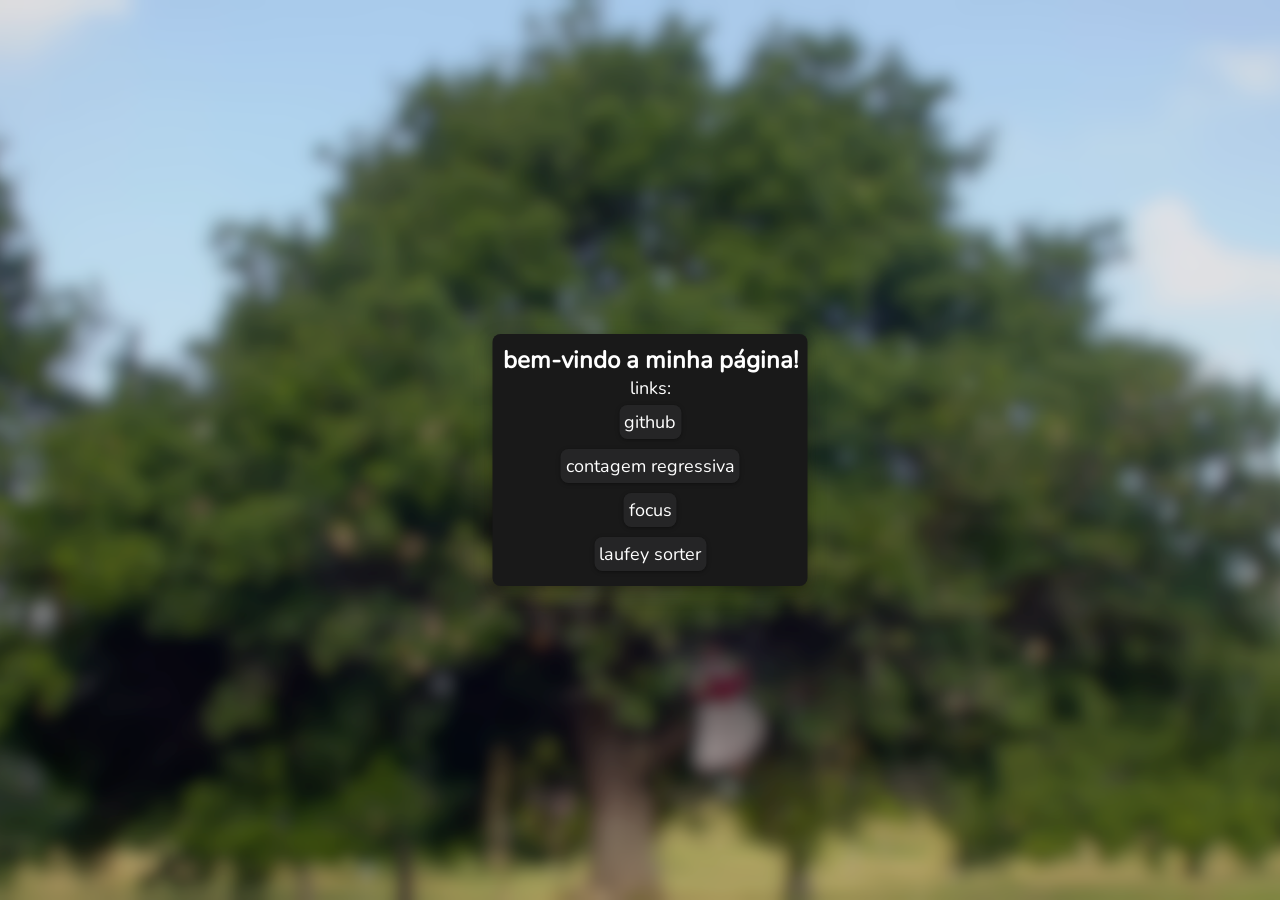
<file: public/index.html>
<!DOCTYPE html>
<html>
    <head>
        <meta charset="UTF-8">
        <meta http-equiv="X-UA-Compatible" content="IE=edge">
        <meta name="viewport" content="width=device-width, initial-scale=1.0">
        <title>luluwaffless</title>
        <link rel="stylesheet" href="index.css">
        <link rel="icon" href="favicon.ico">
    </head>
    <body>
        <div class="center">
            <span style="font-size: x-large; font-weight: bold;">bem-vindo a minha página!</span>
            <br>
            <span style="font-size: large;">links:</span>
            <div>
                <button onclick="window.location.href = `https://github.com/luluwaffless`">github</button><br>
                <button onclick="window.location.href = `/countdown`">contagem regressiva</button><br>
                <button onclick="window.location.href = `/focus`">focus</button><br>
                <button onclick="window.location.href = `/laufey-sorter`">laufey sorter</button>
            </div>
        </div>
    </body>
</html>
</file>
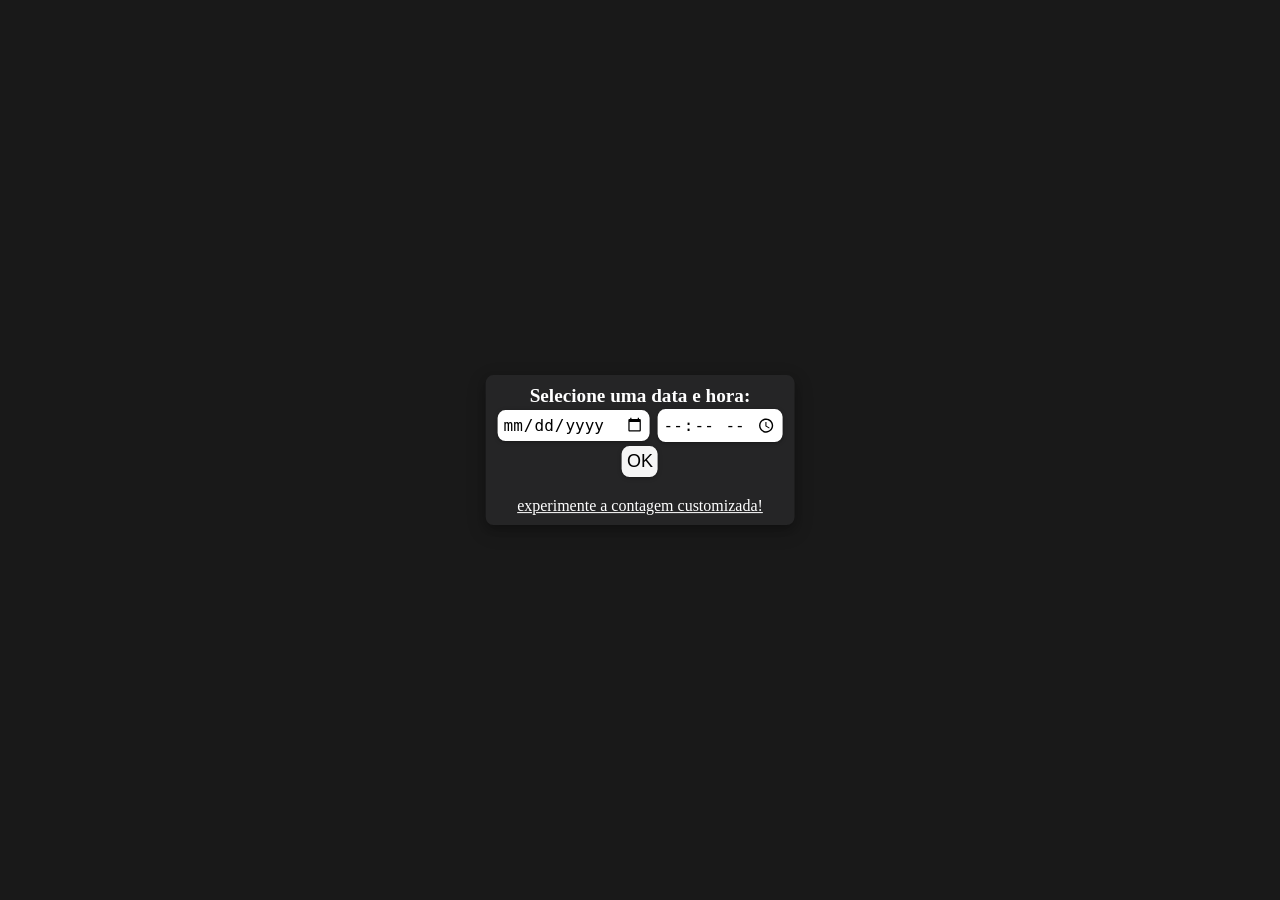
<file: public/countdown/index.html>
<!DOCTYPE html>
<html>
    <head>
        <title id="head.title">Contagem regressiva</title>
        <link rel="stylesheet" href="index.css">
        <link rel="icon" type="image/x-icon" href="images/favicon.png">
        <script type="text/javascript" src="index.js"></script>
    </head>
    <body>
        <div class="center">
            <div id="select">
                <span style="font-weight: bold; font-size: larger;">Selecione uma data e hora:</span>
                <br>
                <input type="date" id="date" name="date" required>
                <input type="time" id="time" name="time" required>
                <br>
                <button onclick='startCountdown(`${document.getElementById("date").value}, ${document.getElementById("time").value}`)'>OK</button><br><br>
                <a href="https://luluwaffless.github.io/customcountdown/" style="color: white;">experimente a contagem customizada!</a>
            </div>
            <div id="time" style="font-size: larger;">
                <span id="time.title" style="font-weight: bold;"></span>
                <div id="counter" style="display: none;">
                    <span id="dias"></span><br>
                    <span id="horas"></span><br>
                    <span id="minutos"></span><br>
                    <span id="segundos"></span><br>
                </span>
            </div>
        </div>
    </body>
</html>
</file>
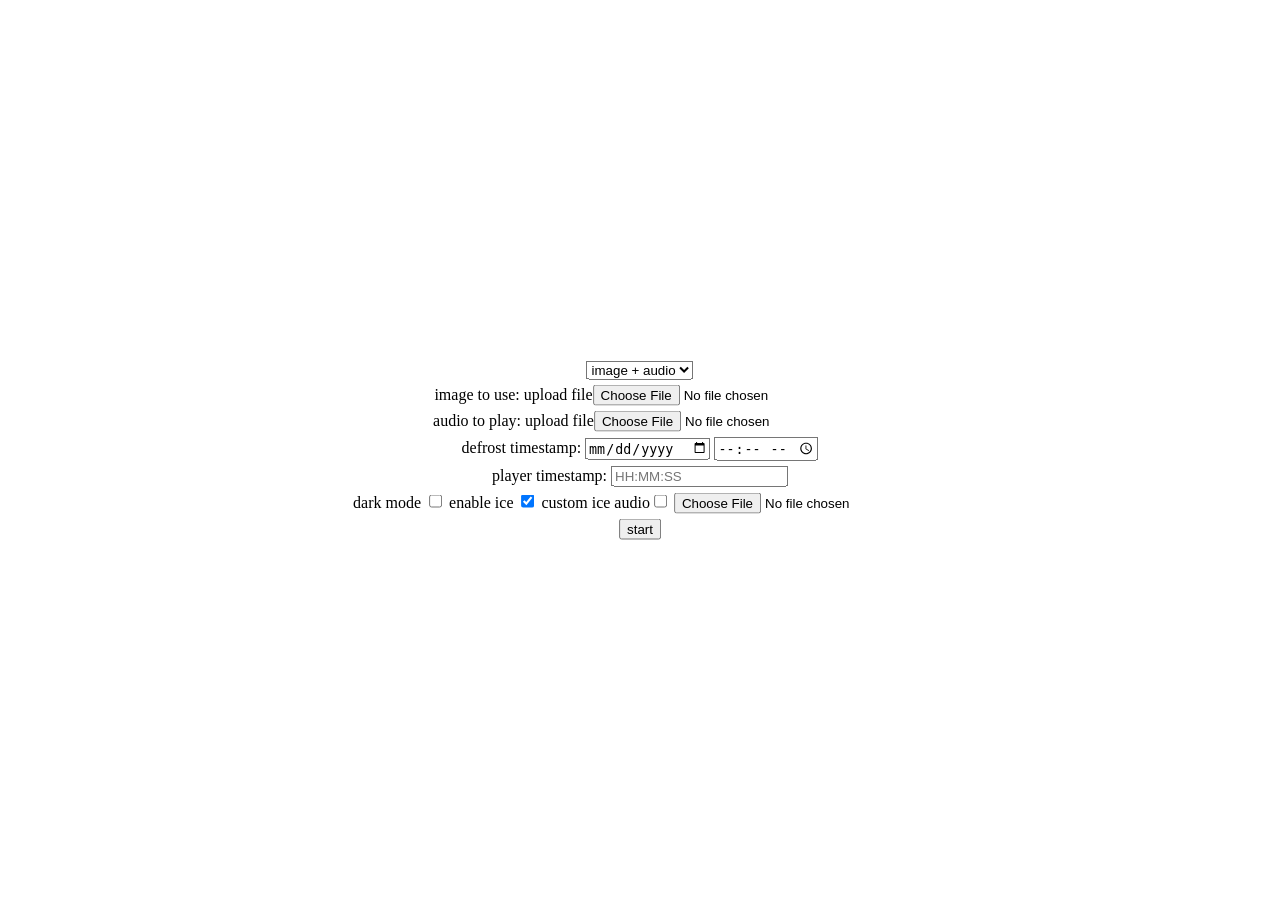
<file: public/customcountdown/index.html>
<!DOCTYPE html>
<html>
    <head>
        <meta charset="UTF-8">
        <meta name="viewport" content="width=device-width, initial-scale=1.0">
        <title>defrosting countdown</title>
        <link rel="icon" type="image/x-icon" href="ice.png">
        <link rel="style" href="index.css">
        <style id="player.style">
            #player {
                position: relative;
                width: 490px;
                height: 490px;
            }

            #player::before {
                content: "";
                background-image: url('ice.png');
                background-size: contain;
                background-repeat: no-repeat;
                background-position: center;
                width: 490px;
                height: 490px;
                position: absolute;
                top: 0;
                left: 0;
                z-index: 1;
            }
        </style>
    </head>
    <body>
        <div id="menu" style="top: 50%; left: 50%; position: absolute; transform: translate(-50%, -50%); text-align: center;">
            <select id="selection">
                <option value="imageaudio">image + audio</option>
                <option value="video">video</option>
            </select><br>
            <div id="imageaudiochoose">
                <div style="margin: 5px;"><span>image to use: </span><label for="image" class="upload">upload file</label><input type="file" id="image" accept="image/*"> <span id="image.name"></span><br></div>
                <div style="margin: 5px;"><span>audio to play: </span><label for="audio" class="upload">upload file</label><input type="file" id="audio" accept="audio/*"> <span id="audio.name"></span><br></div>
            </div>
            <div id="videochoose" style="display: none;">
                <div style="margin: 5px;"><span>video to play: </span><label for="video" class="upload">upload file</label><input type="file" id="video" accept="video/mp4"> <span id="video.name"></span><br></div>
            </div>
            <div style="margin: 5px;"><span>defrost timestamp: </span><input id="date" type="date"> <input id="time" type="time"><br></div>
            <div style="margin: 5px;"><span>player timestamp: <span><input id="timestamp" placeholder="HH:MM:SS" type="text"><br></div>
            <div style="margin: 5px;"><label for="darkmode">dark mode <input id="darkmode" type="checkbox"></label> <label for="enableice">enable ice <input checked id="enableice" type="checkbox"></label> <label for="customaudio" id="customlabel">custom ice audio<input id="customaudio" type="checkbox"></label> <label style="display: none;" for="customice" id="icelabel" class="upload">upload file</label><input type="file" id="customice" accept="audio/*"> <span id="customice.name"></span><br></div>
            <button id="start">start</button>
        </div>
        <div id="main" style="display: none;">
            <span id="countdown" style="font-size: large; font-weight: bold;"></span><br>
            <div id="player" style=" position: relative;">
            </div><br>
            <span id="timeleft" style="font-size: medium;"></span>
        </div>
        <script type="text/javascript" src="index.js"></script>
    </body>
</html>
</file>
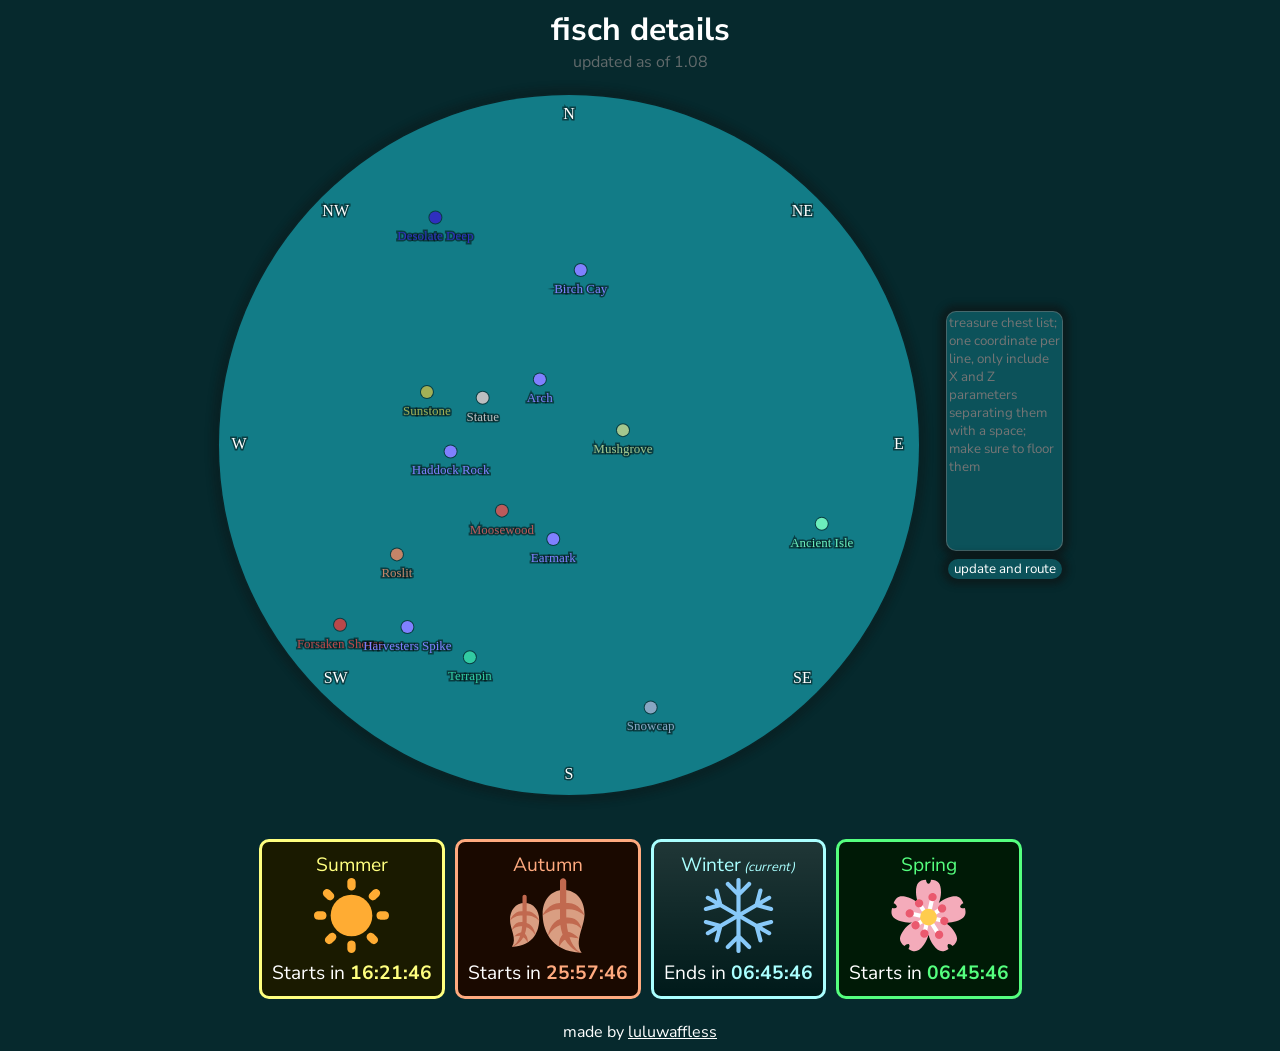
<file: public/fisch/index.html>
<!DOCTYPE html>
<html>
    <head>
        <meta charset="UTF-8">
        <meta name="viewport" content="width=device-width, initial-scale=0.4125">
        <title>fisch details</title>
        <link rel="icon" type="image/x-icon" href="icons/fisch.png">
        <link rel="stylesheet" href="index.css">
    </head>
    <body>
        <span style="font-size: xx-large; font-weight: bolder;">fisch details</span><br>
        <span class="gray">updated as of 1.08</span><br>
        <div class="container">
            <canvas id="gameMap" width="700" height="700"></canvas>
            <div id="tooltip" class="tooltip"></div>
            <div class="subcontainer">
                <textarea id="treasures" style="height: 100%;" cols="12" rows="13" placeholder="treasure chest list; one coordinate per line, only include X and Z parameters separating them with a space; make sure to floor them"></textarea><br>
                <button id="update">update and route</button>
            </div>
        </div><br>
        <span id="treasurehunt" style="display: none;">
            <span id="details"></span><button id="treasurehuntbtn">start treasure hunt</button>
        </span><br>
        <div class="seasons">
            <div class="summer season"><span id="summer.title">Summer</span><br><img src="icons/summer.svg"><br><span id="summer.timer"></span></div>
            <div class="autumn season"><span id="autumn.title">Autumn</span><br><img src="icons/autumn.svg"><br><span id="autumn.timer"></span></div>
            <div class="winter season"><span id="winter.title">Winter</span><br><img src="icons/winter.svg"><br><span id="winter.timer"></span></div>
            <div class="spring season"><span id="spring.title">Spring</span><br><img src="icons/spring.svg"><br><span id="spring.timer"></span></div>
        </div><br><br>
        <span>made by <a href="https://github.com/luluwaffless/fisch">luluwaffless</a></span>
        <script type="text/javascript" src="map.js"></script>
        <script type="text/javascript" src="seasons.js"></script>
    </body>
</html>
</file>
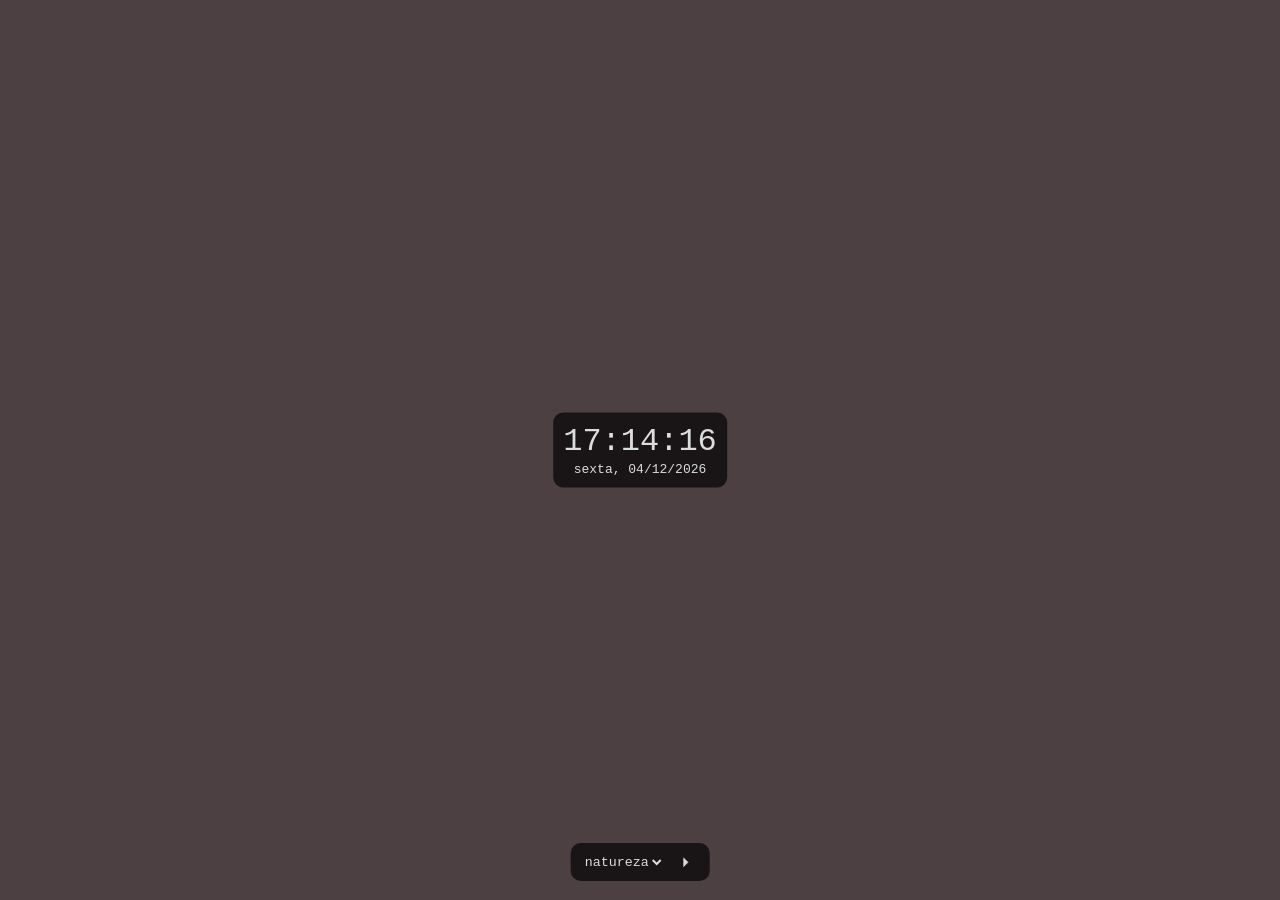
<file: public/focus/index.html>
<!DOCTYPE html>
    <html lang="en">
    <head>
        <meta charset="UTF-8">
        <meta http-equiv="X-UA-Compatible" content="IE=edge">
        <meta name="viewport" content="width=device-width, initial-scale=1.0">
        <link rel="icon" type="image/x-icon" href="icon.png">
        <title>focus</title>
        <link rel="stylesheet" href="index.css">
    </head>
    <body>
        <div class="center">
            <span style="font-size: xx-large;" id="time">00:00:00</span><br>
            <span style="font-size: small;" id="date">dia, DD/MM/AAAA</span>
        </div>
        <div class="player">
            <select id="type">
                <option value="natureza">natureza</option>
                <option value="bluewave">bluewave</option>
                <option value="piano">piano</option>
            </select>
            <button id="play">⏵</button>
        </div>
    </body>
    <script type="text/javascript" src="index.js"></script>
</html>
</file>
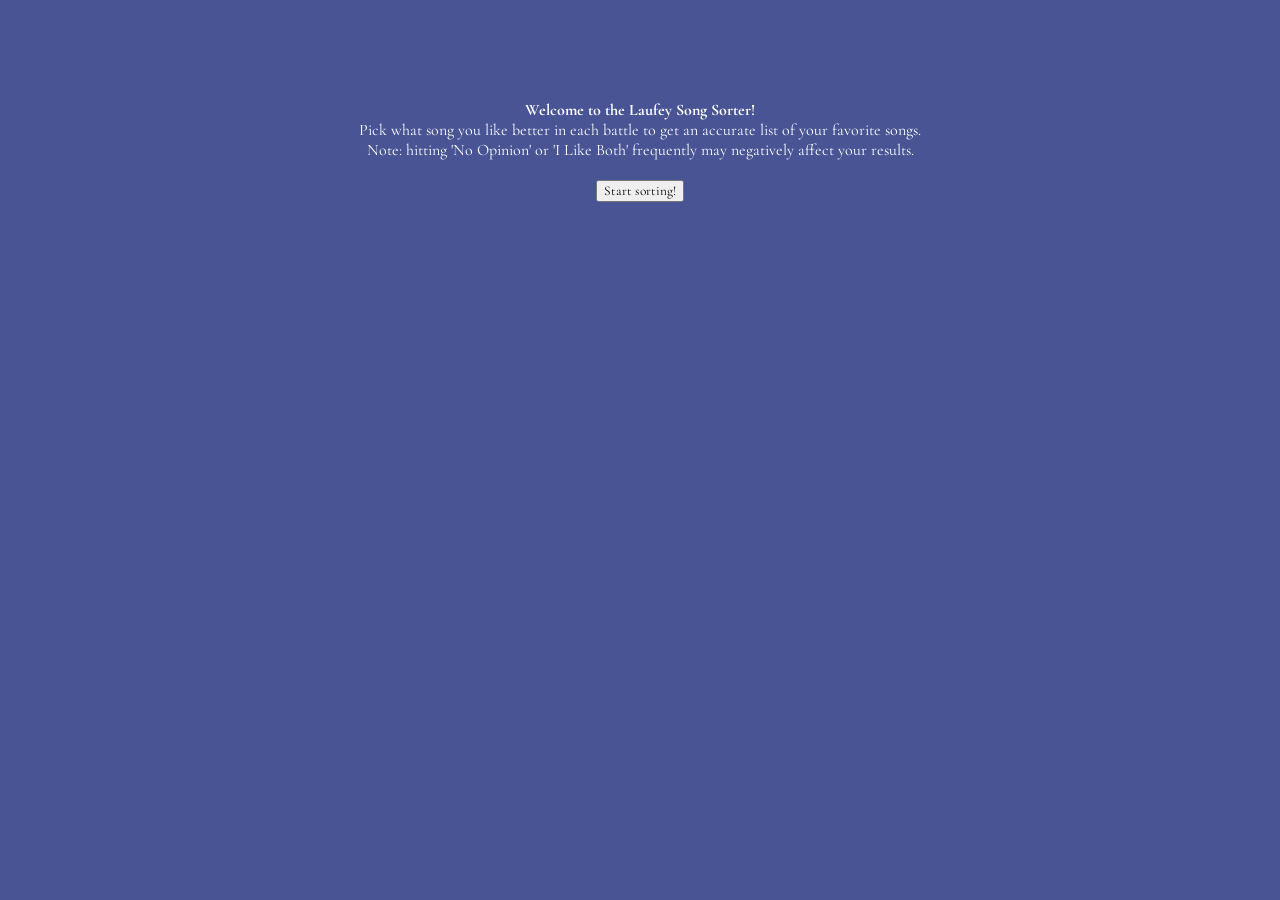
<file: public/laufey-sorter/index.html>
<!DOCTYPE html>
<html>
    <head>
        <title>Laufey Song Sorter</title>
        <meta charset="UTF-8">
        <meta name="viewport" content="width=device-width, initial-scale=1.0">
        <link rel="icon" type="image/x-icon" href="https://i.scdn.co/image/ab6761610000e5eba1d45585ab07d4bd7fe53351">
        <script type="text/javascript" src="index.js"></script>
        <link rel="stylesheet" href="index.css">
    </head>
    <body>
        <div style="text-align: center;">
            <br><br><br><br><br>
            <div id="start">
                <span>
                    <b>Welcome to the Laufey Song Sorter!</b><br>Pick what song you like better in each battle to get an accurate list of your favorite songs.<br>Note: hitting 'No Opinion' or 'I Like Both' frequently may negatively affect your results.<br><br>
                </span>
                <button onclick="namMember = shuffle(namMember); initList(); showImage(); document.getElementById('battle').style = ''; document.getElementById('start').remove();">Start sorting!</button>
            </div>
            <div id="battle" style="display: none;">
                <table id="mainTable">
                    <tbody>
                        <tr>
                            <td id="battleNumber" colspan="3" style="padding-bottom: 10px;" style="text-align: center;">
                                <b>Battle #1<br>0% sorted.</b>
                            </td>
                        </tr>
                        <tr>
                            <td id="leftField" onclick="if (finishFlag == 0) sortList(-1);" rowspan="2" style="text-align: center;"></td>
                            <td class="middleField" onclick="if (finishFlag == 0) sortList(0);" style="text-align: center; background-color: #80ff80;">
                                I Like Both
                            </td>
                            <td id="rightField" onclick="if (finishFlag == 0) sortList(1);" rowspan="2" style="text-align: center;"></td>
                        </tr>
                        <tr>
                            <td class="middleField" onclick="if (finishFlag == 0) sortList(0);" style="text-align: center; background-color: #ffff80;">
                                No Opinion
                            </td>
                        </tr>
                    </tbody>
                </table>
                <br>
                <div style="display: flex; justify-content: space-between;">
                    <div style="display: inline-block; text-align: center; width: 100%;"><a id="leftPreview" href="#" onclick="if (document.getElementById('leftPreview').innerHTML == 'pause preview') { stopPreview() } else { Preview('left') }" >play preview</a></div>
                    <div style="display: inline-block; text-align: center; width: 100%;"><a id="rightPreview" href="#" onclick="if (document.getElementById('rightPreview').innerHTML == 'pause preview') { stopPreview() } else { Preview('right') }">play preview</a></div>
                </div>
            </div>
            <div id="result" style="display: none;"><br></div>
        </div>
    </body>
</html>
</file>
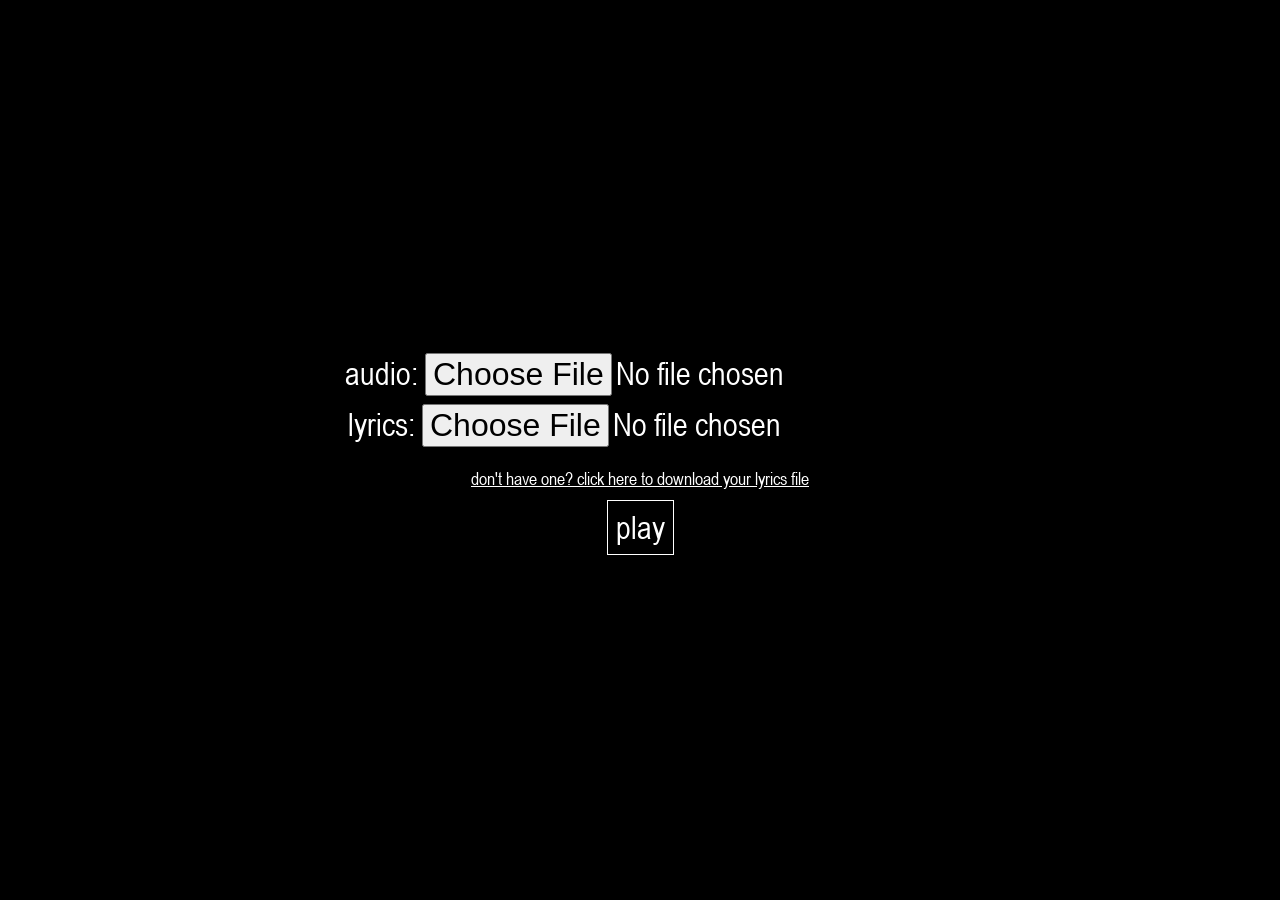
<file: public/lrcplayer/index.html>
<!DOCTYPE html>
<html>
    <head>
        <meta charset="UTF-8" />
        <meta name="viewport" content="width=device-width, initial-scale=1.0" />
        <title>lrcplayer</title>
        <link rel="stylesheet" href="index.css" type="text/css">
    </head>
    <body>
        <div id="container">
            <div class="input"><label for="audioInput">audio: </label> <input type="file" id="audioInput" accept="audio/*" /><br></div>
            <div class="input"><label for="lrcInput">lyrics: </label> <input type="file" id="lrcInput" accept=".txt,.lrc" /><br></div>
            <div class="input"><a href="./download/">don't have one? click here to download your lyrics file</a><br></div>
            <button id="playButton">play</button><br>
        </div>
        <div id="lyrics" style="display: none;"></div>
    </body>
    <script src="index.js" type="text/javascript"></script>
</html>
</file>
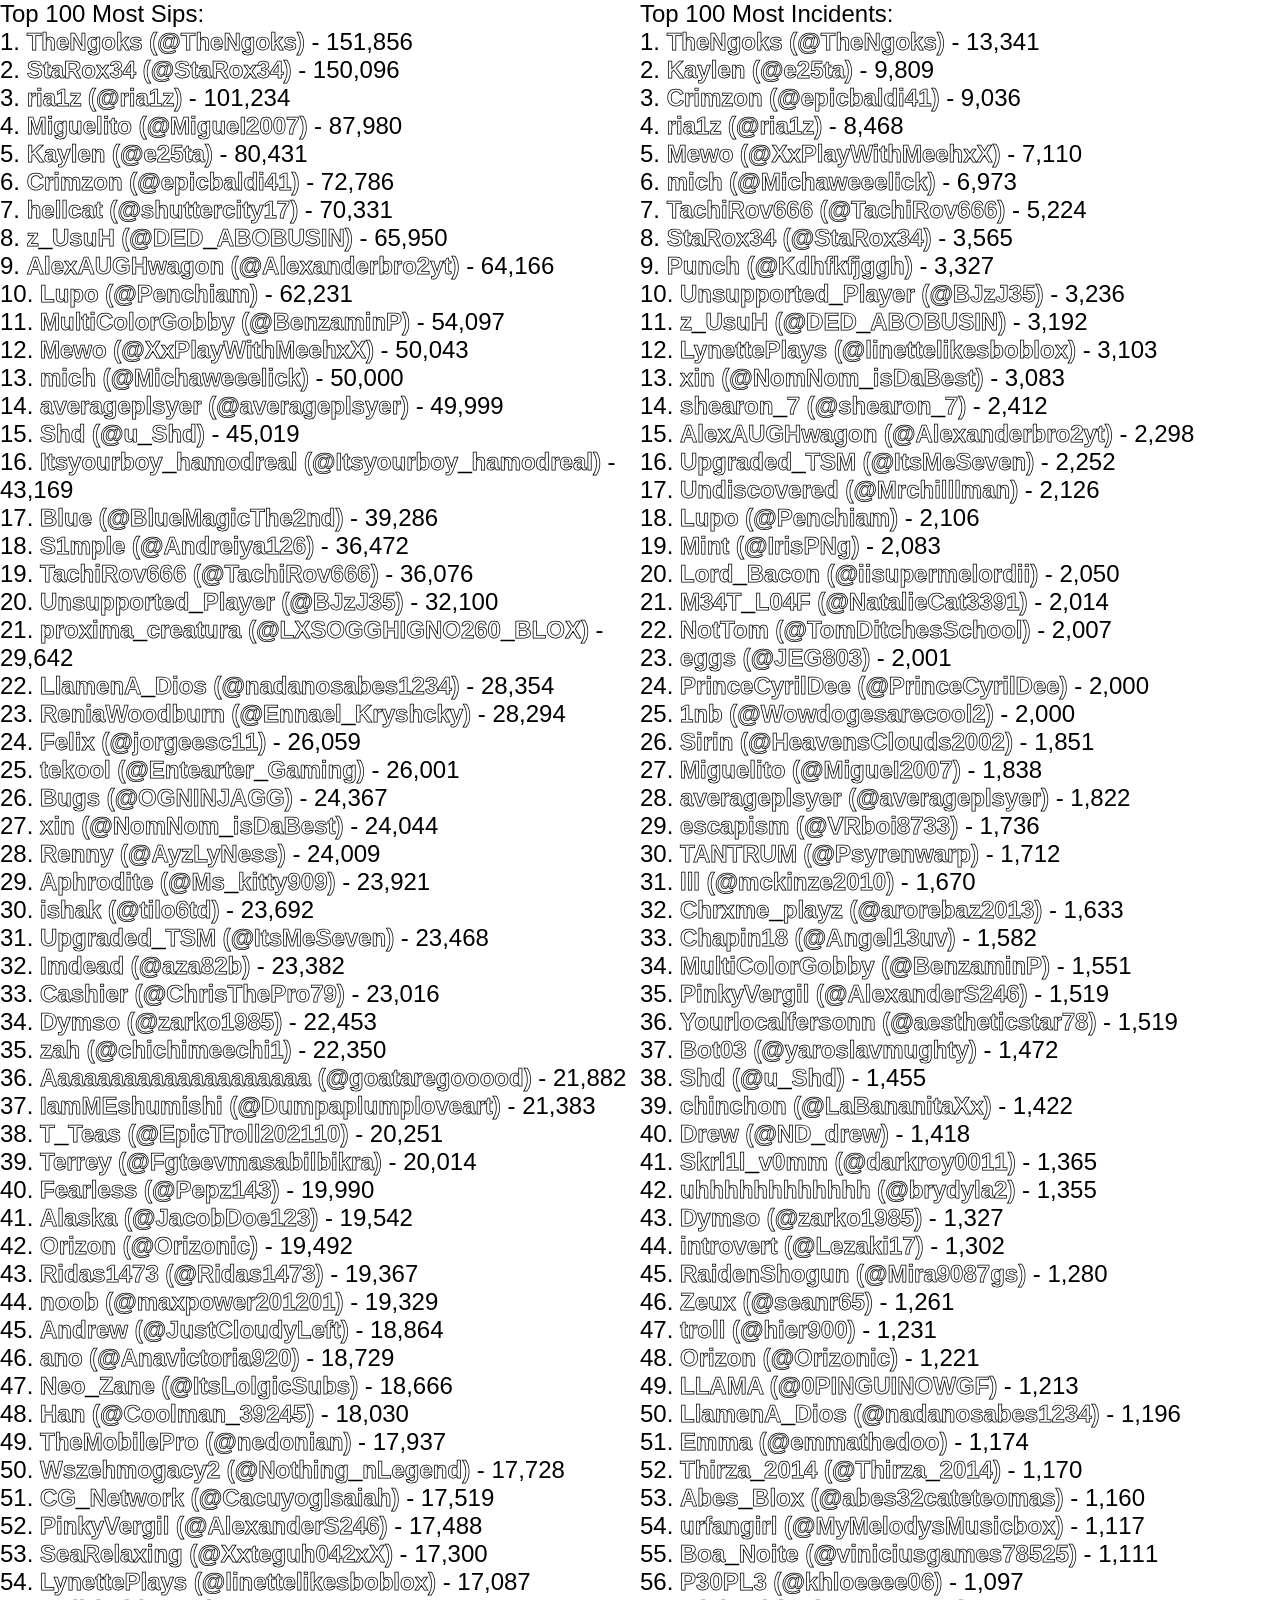
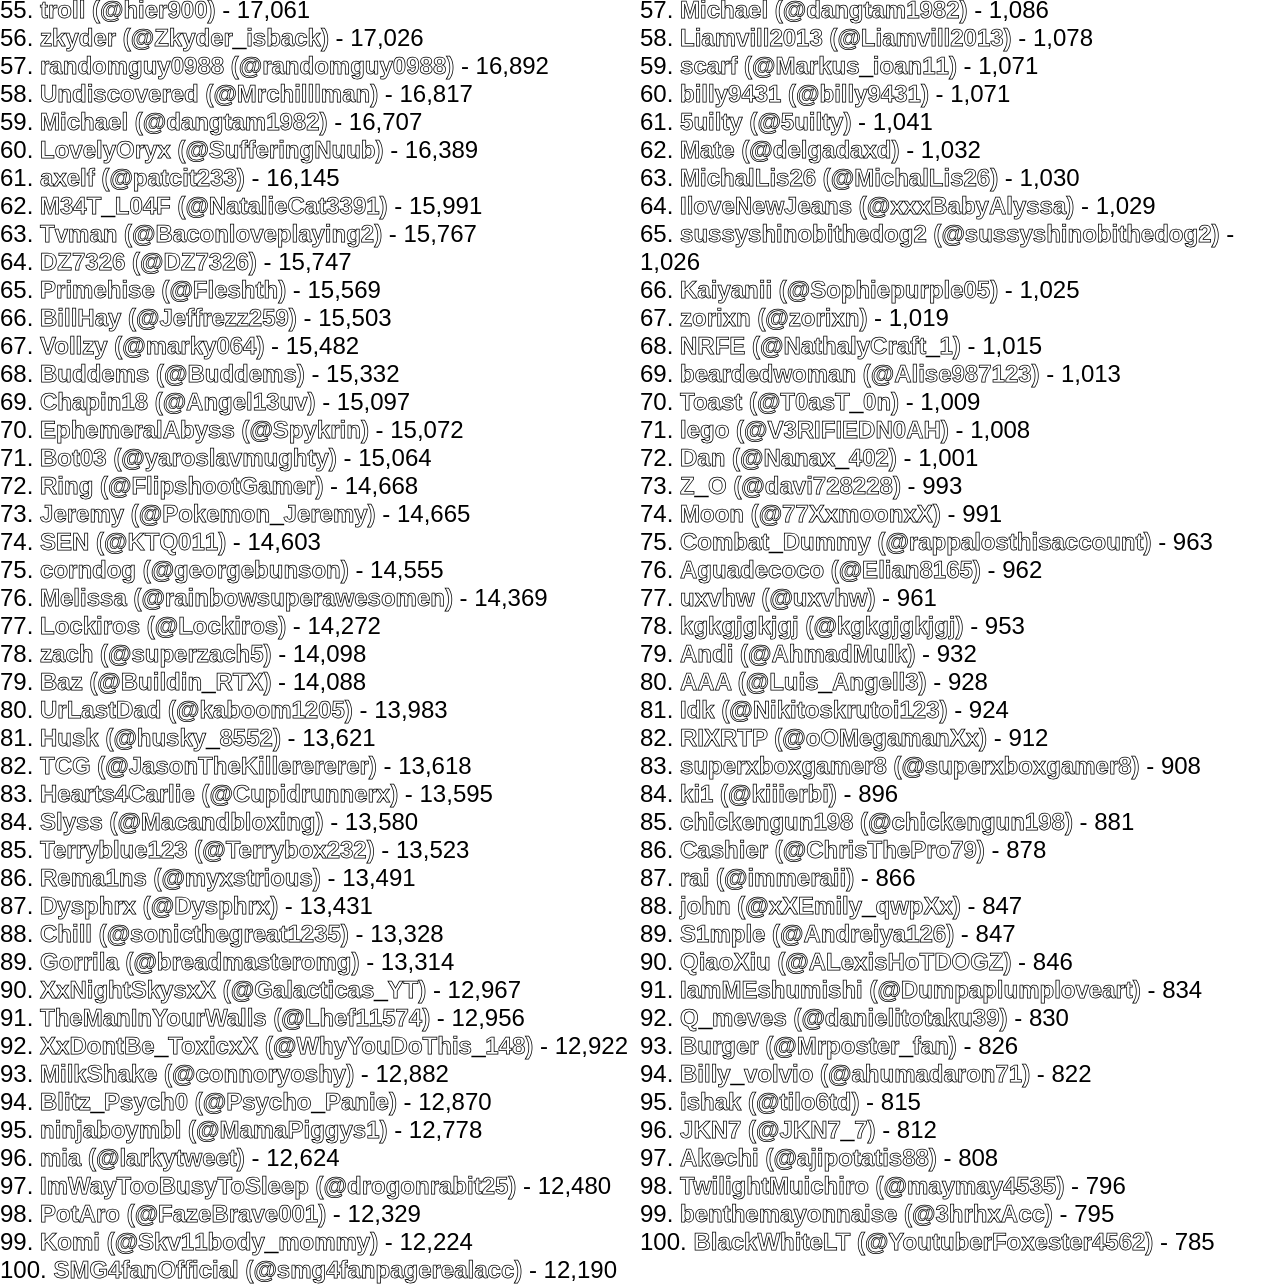
<file: public/archive/gss-archive/index.html>
<!DOCTYPE html>
<!--luc was here tee hee-->
<html>
    <head>
        <meta http-equiv="Content-Type" content="text/html; charset=UTF-8">
        <meta name="viewport" content="width=device-width, initial-scale=1.0">
        <title>GSS Leaderboard Archive</title>
        <link rel="stylesheet" href="index.css">
    </head>
    <body>
        <div class="row">
            <div class="column"><span>Top 100 Most Sips:</span><br><span>1. <a href="https://www.roblox.com/users/3308624271/profile">TheNgoks (@TheNgoks)</a> - 151,856</span><br><span>2. <a href="https://www.roblox.com/users/4717135321/profile">StaRox34 (@StaRox34)</a> - 150,096</span><br><span>3. <a href="https://www.roblox.com/users/2521065781/profile">ria1z (@ria1z)</a> - 101,234</span><br><span>4. <a href="https://www.roblox.com/users/455224009/profile">Miguelito (@MigueI2007)</a> - 87,980</span><br><span>5. <a href="https://www.roblox.com/users/1510505099/profile">Kaylen (@e25ta)</a> - 80,431</span><br><span>6. <a href="https://www.roblox.com/users/2240650641/profile">Crimzon (@epicbaldi41)</a> - 72,786</span><br><span>7. <a href="https://www.roblox.com/users/2474582186/profile">hellcat (@shuttercity17)</a> - 70,331</span><br><span>8. <a href="https://www.roblox.com/users/4779647502/profile">z_UsuH (@DED_ABOBUSIN)</a> - 65,950</span><br><span>9. <a href="https://www.roblox.com/users/4188276773/profile">AlexAUGHwagon (@Alexanderbro2yt)</a> - 64,166</span><br><span>10. <a href="https://www.roblox.com/users/755787373/profile">Lupo (@Penchiam)</a> - 62,231</span><br><span>11. <a href="https://www.roblox.com/users/1409478150/profile">MultiColorGobby (@BenzaminP)</a> - 54,097</span><br><span>12. <a href="https://www.roblox.com/users/544126105/profile">Mewo (@XxPlayWithMeehxX)</a> - 50,043</span><br><span>13. <a href="https://www.roblox.com/users/504875754/profile">mich (@Michaweeelick)</a> - 50,000</span><br><span>14. <a href="https://www.roblox.com/users/3912939977/profile">averageplsyer (@averageplsyer)</a> - 49,999</span><br><span>15. <a href="https://www.roblox.com/users/1901159030/profile">Shd (@u_Shd)</a> - 45,019</span><br><span>16. <a href="https://www.roblox.com/users/3561355464/profile">Itsyourboy_hamodreal (@Itsyourboy_hamodreal)</a> - 43,169</span><br><span>17. <a href="https://www.roblox.com/users/723692604/profile">Blue (@BlueMagicThe2nd)</a> - 39,286</span><br><span>18. <a href="https://www.roblox.com/users/3192435335/profile">S1mple (@Andreiya126)</a> - 36,472</span><br><span>19. <a href="https://www.roblox.com/users/2740905844/profile">TachiRov666 (@TachiRov666)</a> - 36,076</span><br><span>20. <a href="https://www.roblox.com/users/3736428984/profile">Unsupported_Player (@BJzJ35)</a> - 32,100</span><br><span>21. <a href="https://www.roblox.com/users/2664335405/profile">proxima_creatura (@LXSOGGHIGNO260_BLOX)</a> - 29,642</span><br><span>22. <a href="https://www.roblox.com/users/2794385847/profile">LlamenA_Dios (@nadanosabes1234)</a> - 28,354</span><br><span>23. <a href="https://www.roblox.com/users/4019923330/profile">ReniaWoodburn (@Ennael_Kryshcky)</a> - 28,294</span><br><span>24. <a href="https://www.roblox.com/users/446848081/profile">Felix (@jorgeesc11)</a> - 26,059</span><br><span>25. <a href="https://www.roblox.com/users/1162350089/profile">tekool (@Entearter_Gaming)</a> - 26,001</span><br><span>26. <a href="https://www.roblox.com/users/1461015809/profile">Bugs (@OGNINJAGG)</a> - 24,367</span><br><span>27. <a href="https://www.roblox.com/users/2389229995/profile">xin (@NomNom_isDaBest)</a> - 24,044</span><br><span>28. <a href="https://www.roblox.com/users/2988096777/profile">Renny (@AyzLyNess)</a> - 24,009</span><br><span>29. <a href="https://www.roblox.com/users/809048396/profile">Aphrodite (@Ms_kitty909)</a> - 23,921</span><br><span>30. <a href="https://www.roblox.com/users/2015480283/profile">ishak (@tilo6td)</a> - 23,692</span><br><span>31. <a href="https://www.roblox.com/users/775521884/profile">Upgraded_TSM (@ItsMeSeven)</a> - 23,468</span><br><span>32. <a href="https://www.roblox.com/users/795489178/profile">Imdead (@aza82b)</a> - 23,382</span><br><span>33. <a href="https://www.roblox.com/users/1350644118/profile">Cashier (@ChrisThePro79)</a> - 23,016</span><br><span>34. <a href="https://www.roblox.com/users/508760826/profile">Dymso (@zarko1985)</a> - 22,453</span><br><span>35. <a href="https://www.roblox.com/users/709455897/profile">zah (@chichimeechi1)</a> - 22,350</span><br><span>36. <a href="https://www.roblox.com/users/3460788607/profile">Aaaaaaaaaaaaaaaaaaaa (@goataregooood)</a> - 21,882</span><br><span>37. <a href="https://www.roblox.com/users/3930462401/profile">IamMEshumishi (@Dumpaplumploveart)</a> - 21,383</span><br><span>38. <a href="https://www.roblox.com/users/2577716487/profile">T_Teas (@EpicTroll202110)</a> - 20,251</span><br><span>39. <a href="https://www.roblox.com/users/1152901329/profile">Terrey (@Fgteevmasabilbikra)</a> - 20,014</span><br><span>40. <a href="https://www.roblox.com/users/1392706935/profile">Fearless (@Pepz143)</a> - 19,990</span><br><span>41. <a href="https://www.roblox.com/users/59340643/profile">Alaska (@JacobDoe123)</a> - 19,542</span><br><span>42. <a href="https://www.roblox.com/users/1443028787/profile">Orizon (@Orizonic)</a> - 19,492</span><br><span>43. <a href="https://www.roblox.com/users/2669299627/profile">Ridas1473 (@Ridas1473)</a> - 19,367</span><br><span>44. <a href="https://www.roblox.com/users/646875500/profile">noob (@maxpower201201)</a> - 19,329</span><br><span>45. <a href="https://www.roblox.com/users/93642157/profile">Andrew (@JustCloudyLeft)</a> - 18,864</span><br><span>46. <a href="https://www.roblox.com/users/1632996313/profile">ano (@Anavictoria920)</a> - 18,729</span><br><span>47. <a href="https://www.roblox.com/users/1020341557/profile">Neo_Zane (@ItsLolgicSubs)</a> - 18,666</span><br><span>48. <a href="https://www.roblox.com/users/603550802/profile">Han (@Coolman_39245)</a> - 18,030</span><br><span>49. <a href="https://www.roblox.com/users/380362828/profile">TheMobilePro (@nedonian)</a> - 17,937</span><br><span>50. <a href="https://www.roblox.com/users/4038131036/profile">Wszehmogacy2 (@Nothing_nLegend)</a> - 17,728</span><br><span>51. <a href="https://www.roblox.com/users/1381279531/profile">CG_Network (@CacuyogIsaiah)</a> - 17,519</span><br><span>52. <a href="https://www.roblox.com/users/789752202/profile">PinkyVergil (@AlexanderS246)</a> - 17,488</span><br><span>53. <a href="https://www.roblox.com/users/1824087010/profile">SeaRelaxing (@Xxteguh042xX)</a> - 17,300</span><br><span>54. <a href="https://www.roblox.com/users/4751927559/profile">LynettePlays (@linettelikesboblox)</a> - 17,087</span><br><span>55. <a href="https://www.roblox.com/users/2578810246/profile">troll (@hier900)</a> - 17,061</span><br><span>56. <a href="https://www.roblox.com/users/4359209111/profile">zkyder (@Zkyder_isback)</a> - 17,026</span><br><span>57. <a href="https://www.roblox.com/users/4235277422/profile">randomguy0988 (@randomguy0988)</a> - 16,892</span><br><span>58. <a href="https://www.roblox.com/users/3127490450/profile">Undiscovered (@Mrchilllman)</a> - 16,817</span><br><span>59. <a href="https://www.roblox.com/users/3804928208/profile">Michael (@dangtam1982)</a> - 16,707</span><br><span>60. <a href="https://www.roblox.com/users/1718284891/profile">LovelyOryx (@SufferingNuub)</a> - 16,389</span><br><span>61. <a href="https://www.roblox.com/users/531605084/profile">axelf (@patcit233)</a> - 16,145</span><br><span>62. <a href="https://www.roblox.com/users/618876750/profile">M34T_L04F (@NatalieCat3391)</a> - 15,991</span><br><span>63. <a href="https://www.roblox.com/users/3020836980/profile">Tvman (@Baconloveplaying2)</a> - 15,767</span><br><span>64. <a href="https://www.roblox.com/users/4849950080/profile">DZ7326 (@DZ7326)</a> - 15,747</span><br><span>65. <a href="https://www.roblox.com/users/1166367023/profile">Primehise (@Fleshth)</a> - 15,569</span><br><span>66. <a href="https://www.roblox.com/users/3019133588/profile">BillHay (@Jeffrezz259)</a> - 15,503</span><br><span>67. <a href="https://www.roblox.com/users/1307175498/profile">Vollzy (@marky064)</a> - 15,482</span><br><span>68. <a href="https://www.roblox.com/users/174987978/profile">Buddems (@Buddems)</a> - 15,332</span><br><span>69. <a href="https://www.roblox.com/users/2455768714/profile">Chapin18 (@Angel13uv)</a> - 15,097</span><br><span>70. <a href="https://www.roblox.com/users/1777517374/profile">EphemeralAbyss (@Spykrin)</a> - 15,072</span><br><span>71. <a href="https://www.roblox.com/users/1949509948/profile">Bot03 (@yaroslavmughty)</a> - 15,064</span><br><span>72. <a href="https://www.roblox.com/users/1147889932/profile">Ring (@FlipshootGamer)</a> - 14,668</span><br><span>73. <a href="https://www.roblox.com/users/143527293/profile">Jeremy (@Pokemon_Jeremy)</a> - 14,665</span><br><span>74. <a href="https://www.roblox.com/users/1646088256/profile">SEN (@KTQ011)</a> - 14,603</span><br><span>75. <a href="https://www.roblox.com/users/1605211431/profile">corndog (@georgebunson)</a> - 14,555</span><br><span>76. <a href="https://www.roblox.com/users/621889462/profile">Melissa (@rainbowsuperawesomen)</a> - 14,369</span><br><span>77. <a href="https://www.roblox.com/users/1239411870/profile">Lockiros (@Lockiros)</a> - 14,272</span><br><span>78. <a href="https://www.roblox.com/users/143455965/profile">zach (@superzach5)</a> - 14,098</span><br><span>79. <a href="https://www.roblox.com/users/470826587/profile">Baz (@Buildin_RTX)</a> - 14,088</span><br><span>80. <a href="https://www.roblox.com/users/779752277/profile">UrLastDad (@kaboom1205)</a> - 13,983</span><br><span>81. <a href="https://www.roblox.com/users/2639236084/profile">Husk (@husky_8552)</a> - 13,621</span><br><span>82. <a href="https://www.roblox.com/users/783039286/profile">TCG (@JasonTheKillerererer)</a> - 13,618</span><br><span>83. <a href="https://www.roblox.com/users/3826251058/profile">Hearts4Carlie (@Cupidrunnerx)</a> - 13,595</span><br><span>84. <a href="https://www.roblox.com/users/2291261914/profile">Slyss (@Macandbloxing)</a> - 13,580</span><br><span>85. <a href="https://www.roblox.com/users/4412010902/profile">Terryblue123 (@Terrybox232)</a> - 13,523</span><br><span>86. <a href="https://www.roblox.com/users/2207044394/profile">Rema1ns (@myxstrious)</a> - 13,491</span><br><span>87. <a href="https://www.roblox.com/users/509878813/profile">Dysphrx (@Dysphrx)</a> - 13,431</span><br><span>88. <a href="https://www.roblox.com/users/700531199/profile">Chill (@sonicthegreat1235)</a> - 13,328</span><br><span>89. <a href="https://www.roblox.com/users/1833231426/profile">Gorrila (@breadmasteromg)</a> - 13,314</span><br><span>90. <a href="https://www.roblox.com/users/3291514206/profile">XxNightSkysxX (@Galacticas_YT)</a> - 12,967</span><br><span>91. <a href="https://www.roblox.com/users/2593782453/profile">TheManInYourWalls (@Lhef11574)</a> - 12,956</span><br><span>92. <a href="https://www.roblox.com/users/1705280107/profile">XxDontBe_ToxicxX (@WhyYouDoThis_148)</a> - 12,922</span><br><span>93. <a href="https://www.roblox.com/users/85850340/profile">MilkShake (@connoryoshy)</a> - 12,882</span><br><span>94. <a href="https://www.roblox.com/users/962989262/profile">Blitz_Psych0 (@Psycho_Panie)</a> - 12,870</span><br><span>95. <a href="https://www.roblox.com/users/3823922915/profile">ninjaboymbl (@MamaPiggys1)</a> - 12,778</span><br><span>96. <a href="https://www.roblox.com/users/1810436863/profile">mia (@larkytweet)</a> - 12,624</span><br><span>97. <a href="https://www.roblox.com/users/1259806185/profile">ImWayTooBusyToSleep (@drogonrabit25)</a> - 12,480</span><br><span>98. <a href="https://www.roblox.com/users/1519166671/profile">PotAro (@FazeBrave001)</a> - 12,329</span><br><span>99. <a href="https://www.roblox.com/users/657857528/profile">Komi (@Skv11body_mommy)</a> - 12,224</span><br><span>100. <a href="https://www.roblox.com/users/4468200471/profile">SMG4fanOfficial (@smg4fanpagerealacc)</a> - 12,190</span><br></div>
            <div class="column"><span>Top 100 Most Incidents:</span><br><span>1. <a href="https://www.roblox.com/users/3308624271/profile">TheNgoks (@TheNgoks)</a> - 13,341</span><br><span>2. <a href="https://www.roblox.com/users/1510505099/profile">Kaylen (@e25ta)</a> - 9,809</span><br><span>3. <a href="https://www.roblox.com/users/2240650641/profile">Crimzon (@epicbaldi41)</a> - 9,036</span><br><span>4. <a href="https://www.roblox.com/users/2521065781/profile">ria1z (@ria1z)</a> - 8,468</span><br><span>5. <a href="https://www.roblox.com/users/544126105/profile">Mewo (@XxPlayWithMeehxX)</a> - 7,110</span><br><span>6. <a href="https://www.roblox.com/users/504875754/profile">mich (@Michaweeelick)</a> - 6,973</span><br><span>7. <a href="https://www.roblox.com/users/2740905844/profile">TachiRov666 (@TachiRov666)</a> - 5,224</span><br><span>8. <a href="https://www.roblox.com/users/4717135321/profile">StaRox34 (@StaRox34)</a> - 3,565</span><br><span>9. <a href="https://www.roblox.com/users/1658570560/profile">Punch (@Kdhfkfjggh)</a> - 3,327</span><br><span>10. <a href="https://www.roblox.com/users/3736428984/profile">Unsupported_Player (@BJzJ35)</a> - 3,236</span><br><span>11. <a href="https://www.roblox.com/users/4779647502/profile">z_UsuH (@DED_ABOBUSIN)</a> - 3,192</span><br><span>12. <a href="https://www.roblox.com/users/4751927559/profile">LynettePlays (@linettelikesboblox)</a> - 3,103</span><br><span>13. <a href="https://www.roblox.com/users/2389229995/profile">xin (@NomNom_isDaBest)</a> - 3,083</span><br><span>14. <a href="https://www.roblox.com/users/4401185766/profile">shearon_7 (@shearon_7)</a> - 2,412</span><br><span>15. <a href="https://www.roblox.com/users/4188276773/profile">AlexAUGHwagon (@Alexanderbro2yt)</a> - 2,298</span><br><span>16. <a href="https://www.roblox.com/users/775521884/profile">Upgraded_TSM (@ItsMeSeven)</a> - 2,252</span><br><span>17. <a href="https://www.roblox.com/users/3127490450/profile">Undiscovered (@Mrchilllman)</a> - 2,126</span><br><span>18. <a href="https://www.roblox.com/users/755787373/profile">Lupo (@Penchiam)</a> - 2,106</span><br><span>19. <a href="https://www.roblox.com/users/609583225/profile">Mint (@IrisPNg)</a> - 2,083</span><br><span>20. <a href="https://www.roblox.com/users/2408333774/profile">Lord_Bacon (@iisupermelordii)</a> - 2,050</span><br><span>21. <a href="https://www.roblox.com/users/618876750/profile">M34T_L04F (@NatalieCat3391)</a> - 2,014</span><br><span>22. <a href="https://www.roblox.com/users/1849022616/profile">NotTom (@TomDitchesSchool)</a> - 2,007</span><br><span>23. <a href="https://www.roblox.com/users/835424062/profile">eggs (@JEG803)</a> - 2,001</span><br><span>24. <a href="https://www.roblox.com/users/2625133306/profile">PrinceCyrilDee (@PrinceCyrilDee)</a> - 2,000</span><br><span>25. <a href="https://www.roblox.com/users/917723990/profile">1nb (@Wowdogesarecool2)</a> - 2,000</span><br><span>26. <a href="https://www.roblox.com/users/379601946/profile">Sirin (@HeavensClouds2002)</a> - 1,851</span><br><span>27. <a href="https://www.roblox.com/users/455224009/profile">Miguelito (@MigueI2007)</a> - 1,838</span><br><span>28. <a href="https://www.roblox.com/users/3912939977/profile">averageplsyer (@averageplsyer)</a> - 1,822</span><br><span>29. <a href="https://www.roblox.com/users/2328419569/profile">escapism (@VRboi8733)</a> - 1,736</span><br><span>30. <a href="https://www.roblox.com/users/2801915097/profile">TANTRUM (@Psyrenwarp)</a> - 1,712</span><br><span>31. <a href="https://www.roblox.com/users/1019580309/profile">lll (@mckinze2010)</a> - 1,670</span><br><span>32. <a href="https://www.roblox.com/users/663978062/profile">Chrxme_playz (@arorebaz2013)</a> - 1,633</span><br><span>33. <a href="https://www.roblox.com/users/2455768714/profile">Chapin18 (@Angel13uv)</a> - 1,582</span><br><span>34. <a href="https://www.roblox.com/users/1409478150/profile">MultiColorGobby (@BenzaminP)</a> - 1,551</span><br><span>35. <a href="https://www.roblox.com/users/789752202/profile">PinkyVergil (@AlexanderS246)</a> - 1,519</span><br><span>36. <a href="https://www.roblox.com/users/4331324810/profile">Yourlocalfersonn (@aestheticstar78)</a> - 1,519</span><br><span>37. <a href="https://www.roblox.com/users/1949509948/profile">Bot03 (@yaroslavmughty)</a> - 1,472</span><br><span>38. <a href="https://www.roblox.com/users/1901159030/profile">Shd (@u_Shd)</a> - 1,455</span><br><span>39. <a href="https://www.roblox.com/users/888712534/profile">chinchon (@LaBananitaXx)</a> - 1,422</span><br><span>40. <a href="https://www.roblox.com/users/1583594433/profile">Drew (@ND_drew)</a> - 1,418</span><br><span>41. <a href="https://www.roblox.com/users/2645864787/profile">Skrl1l_v0mm (@darkroy0011)</a> - 1,365</span><br><span>42. <a href="https://www.roblox.com/users/1392656506/profile">uhhhhhhhhhhhh (@brydyla2)</a> - 1,355</span><br><span>43. <a href="https://www.roblox.com/users/508760826/profile">Dymso (@zarko1985)</a> - 1,327</span><br><span>44. <a href="https://www.roblox.com/users/2679088605/profile">introvert (@Lezaki17)</a> - 1,302</span><br><span>45. <a href="https://www.roblox.com/users/2748582181/profile">RaidenShogun (@Mira9087gs)</a> - 1,280</span><br><span>46. <a href="https://www.roblox.com/users/582114141/profile">Zeux (@seanr65)</a> - 1,261</span><br><span>47. <a href="https://www.roblox.com/users/2578810246/profile">troll (@hier900)</a> - 1,231</span><br><span>48. <a href="https://www.roblox.com/users/1443028787/profile">Orizon (@Orizonic)</a> - 1,221</span><br><span>49. <a href="https://www.roblox.com/users/2062657867/profile">LLAMA (@0PINGUINOWGF)</a> - 1,213</span><br><span>50. <a href="https://www.roblox.com/users/2794385847/profile">LlamenA_Dios (@nadanosabes1234)</a> - 1,196</span><br><span>51. <a href="https://www.roblox.com/users/163839611/profile">Emma (@emmathedoo)</a> - 1,174</span><br><span>52. <a href="https://www.roblox.com/users/3254421129/profile">Thirza_2014 (@Thirza_2014)</a> - 1,170</span><br><span>53. <a href="https://www.roblox.com/users/899011102/profile">Abes_Blox (@abes32cateteomas)</a> - 1,160</span><br><span>54. <a href="https://www.roblox.com/users/2301840684/profile">urfangirl (@MyMelodysMusicbox)</a> - 1,117</span><br><span>55. <a href="https://www.roblox.com/users/1202472748/profile">Boa_Noite (@viniciusgames78525)</a> - 1,111</span><br><span>56. <a href="https://www.roblox.com/users/1081244591/profile">P30PL3 (@khloeeee06)</a> - 1,097</span><br><span>57. <a href="https://www.roblox.com/users/3804928208/profile">Michael (@dangtam1982)</a> - 1,086</span><br><span>58. <a href="https://www.roblox.com/users/4715765340/profile">Liamvill2013 (@Liamvill2013)</a> - 1,078</span><br><span>59. <a href="https://www.roblox.com/users/1522734436/profile">scarf (@Markus_ioan11)</a> - 1,071</span><br><span>60. <a href="https://www.roblox.com/users/3463636470/profile">billy9431 (@billy9431)</a> - 1,071</span><br><span>61. <a href="https://www.roblox.com/users/396548811/profile">5uilty (@5uilty)</a> - 1,041</span><br><span>62. <a href="https://www.roblox.com/users/4342492516/profile">Mate (@delgadaxd)</a> - 1,032</span><br><span>63. <a href="https://www.roblox.com/users/3114260731/profile">MichalLis26 (@MichalLis26)</a> - 1,030</span><br><span>64. <a href="https://www.roblox.com/users/166776806/profile">IloveNewJeans (@xxxBabyAlyssa)</a> - 1,029</span><br><span>65. <a href="https://www.roblox.com/users/2979408888/profile">sussyshinobithedog2 (@sussyshinobithedog2)</a> - 1,026</span><br><span>66. <a href="https://www.roblox.com/users/3611646742/profile">Kaiyanii (@Sophiepurple05)</a> - 1,025</span><br><span>67. <a href="https://www.roblox.com/users/82299642/profile">zorixn (@zorixn)</a> - 1,019</span><br><span>68. <a href="https://www.roblox.com/users/3720757456/profile">NRFE (@NathalyCraft_1)</a> - 1,015</span><br><span>69. <a href="https://www.roblox.com/users/1557243684/profile">beardedwoman (@Alise987123)</a> - 1,013</span><br><span>70. <a href="https://www.roblox.com/users/4686835319/profile">Toast (@T0asT_0n)</a> - 1,009</span><br><span>71. <a href="https://www.roblox.com/users/3336236600/profile">lego (@V3RIFIEDN0AH)</a> - 1,008</span><br><span>72. <a href="https://www.roblox.com/users/3359475336/profile">Dan (@Nanax_402)</a> - 1,001</span><br><span>73. <a href="https://www.roblox.com/users/3575181214/profile">Z_O (@davi728228)</a> - 993</span><br><span>74. <a href="https://www.roblox.com/users/1490346978/profile">Moon (@77XxmoonxX)</a> - 991</span><br><span>75. <a href="https://www.roblox.com/users/3907442749/profile">Combat_Dummy (@rappalosthisaccount)</a> - 963</span><br><span>76. <a href="https://www.roblox.com/users/3308238707/profile">Aguadecoco (@Elian8165)</a> - 962</span><br><span>77. <a href="https://www.roblox.com/users/1522036797/profile">uxvhw (@uxvhw)</a> - 961</span><br><span>78. <a href="https://www.roblox.com/users/4062977648/profile">kgkgjgkjgj (@kgkgjgkjgj)</a> - 953</span><br><span>79. <a href="https://www.roblox.com/users/1339795054/profile">Andi (@AhmadMulk)</a> - 932</span><br><span>80. <a href="https://www.roblox.com/users/3973234326/profile">AAA (@Luis_Angell3)</a> - 928</span><br><span>81. <a href="https://www.roblox.com/users/4278548353/profile">Idk (@Nikitoskrutoi123)</a> - 924</span><br><span>82. <a href="https://www.roblox.com/users/1578649863/profile">RIXRTP (@oOMegamanXx)</a> - 912</span><br><span>83. <a href="https://www.roblox.com/users/4055825181/profile">superxboxgamer8 (@superxboxgamer8)</a> - 908</span><br><span>84. <a href="https://www.roblox.com/users/2366486153/profile">ki1 (@kiiierbi)</a> - 896</span><br><span>85. <a href="https://www.roblox.com/users/2767858432/profile">chickengun198 (@chickengun198)</a> - 881</span><br><span>86. <a href="https://www.roblox.com/users/1350644118/profile">Cashier (@ChrisThePro79)</a> - 878</span><br><span>87. <a href="https://www.roblox.com/users/1082883346/profile">rai (@immeraii)</a> - 866</span><br><span>88. <a href="https://www.roblox.com/users/2426035454/profile">john (@xXEmily_qwpXx)</a> - 847</span><br><span>89. <a href="https://www.roblox.com/users/3192435335/profile">S1mple (@Andreiya126)</a> - 847</span><br><span>90. <a href="https://www.roblox.com/users/1041360027/profile">QiaoXiu (@ALexisHoTDOGZ)</a> - 846</span><br><span>91. <a href="https://www.roblox.com/users/3930462401/profile">IamMEshumishi (@Dumpaplumploveart)</a> - 834</span><br><span>92. <a href="https://www.roblox.com/users/3640681274/profile">Q_meves (@danielitotaku39)</a> - 830</span><br><span>93. <a href="https://www.roblox.com/users/493895987/profile">Burger (@Mrposter_fan)</a> - 826</span><br><span>94. <a href="https://www.roblox.com/users/3171777915/profile">Billy_volvio (@ahumadaron71)</a> - 822</span><br><span>95. <a href="https://www.roblox.com/users/2015480283/profile">ishak (@tilo6td)</a> - 815</span><br><span>96. <a href="https://www.roblox.com/users/3417358658/profile">JKN7 (@JKN7_7)</a> - 812</span><br><span>97. <a href="https://www.roblox.com/users/388299461/profile">Akechi (@ajipotatis88)</a> - 808</span><br><span>98. <a href="https://www.roblox.com/users/2038657372/profile">TwilightMuichiro (@maymay4535)</a> - 796</span><br><span>99. <a href="https://www.roblox.com/users/4146886778/profile">benthemayonnaise (@3hrhxAcc)</a> - 795</span><br><span>100. <a href="https://www.roblox.com/users/3892060271/profile">BlackWhiteLT (@YoutuberFoxester4562)</a> - 785</span><br></div>
        </div>
    </body>
</html>
</file>
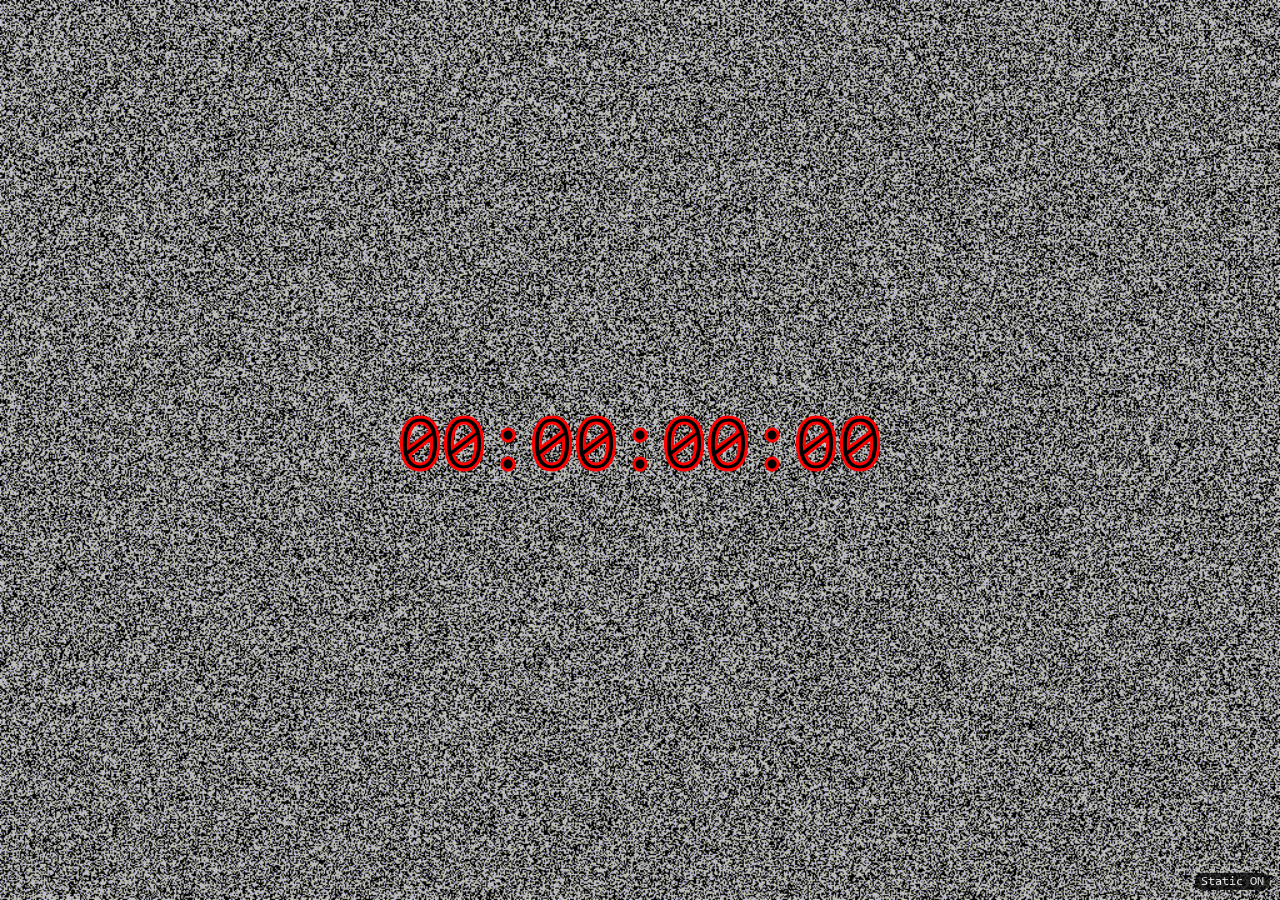
<file: public/archive/rbb-countdown/index.html>
<!DOCTYPE html>
<html>
    <head>
        <title id="head.title">RB Battles Countdown</title>
        <link rel="stylesheet" href="index.css">
        <link rel="icon" type="image/x-icon" href="images/favicon.png">
        <script type="text/javascript" src="index.js"></script>
    </head>
    <body style="background: url(images/static.gif);  background-size: cover;">
        <div class="secret dj"><img src="images/DJ.png" onclick="playsound('DJ')"></div>
        <div class="secret sabrina"><img src="images/Sabrina.png" onclick="playsound('Sabrina')"></div>
        <div class="secret russo"><img src="images/Russo.png" onclick="playsound('Russo')"></div>
        <div class="secret duncan"><img src="images/Duncan.png" onclick="playsound('Duncan')"></div>
        <div class="center">
            <span id="time">00:00:00:00</span>
        </div>
        <button id="static" style="position: absolute; bottom: 0%; right: 0%; margin: 10px; color: white; border-radius: 8px; border: none; background-color: black; opacity: 75%; font-family: Consolas, Calibri;" onclick="bool()">Static ON</button>
    </body>
</html>
</file>
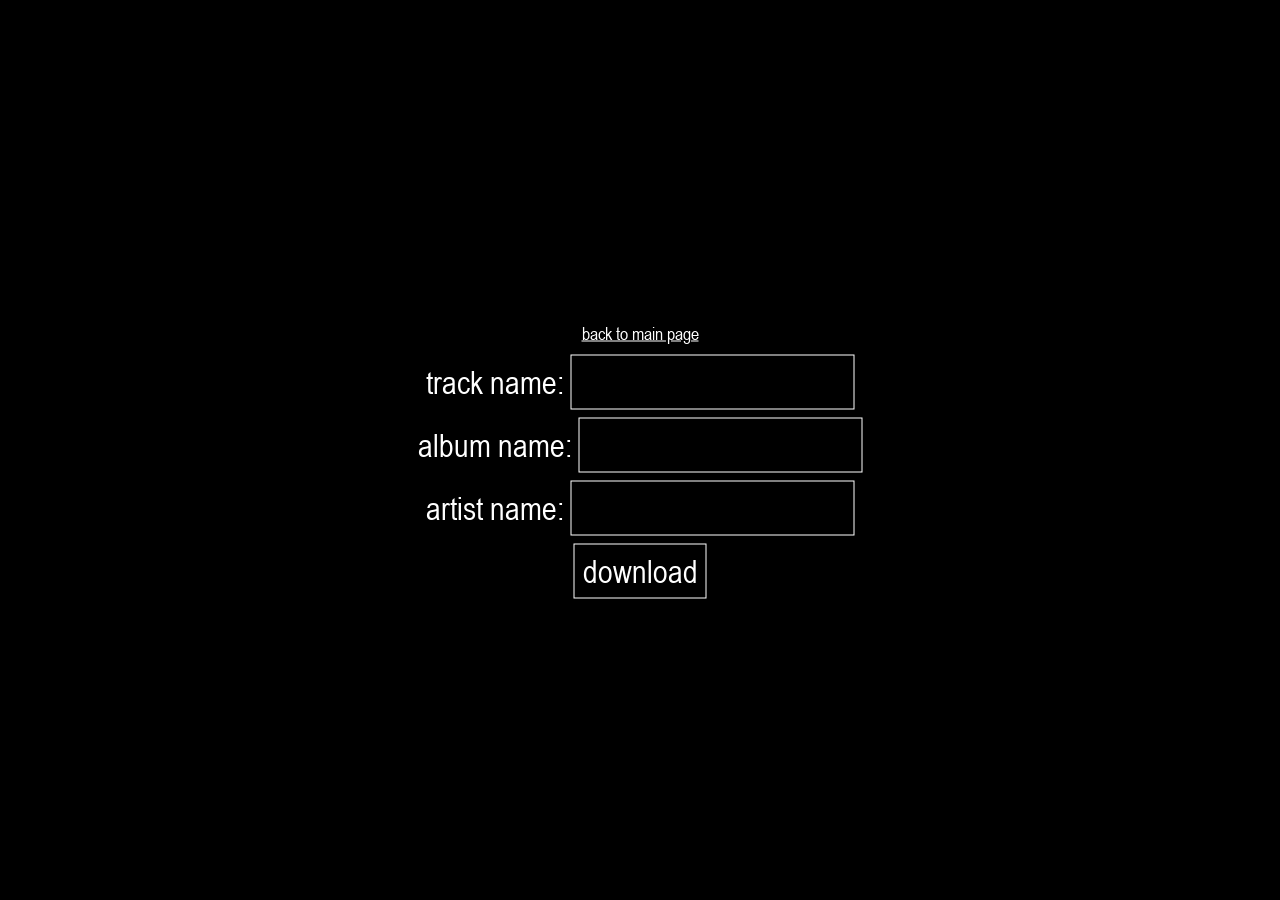
<file: public/lrcplayer/download/index.html>
<!DOCTYPE html>
<html>
    <head>
        <meta charset="UTF-8" />
        <meta name="viewport" content="width=device-width, initial-scale=1.0" />
        <title>lrcplayer - download lyrics</title>
        <link rel="stylesheet" href="index.css" type="text/css">
    </head>
    <body>
        <div class="container">
            <div class="input"><a href="/lrcplayer">back to main page</a><br></div>
            <div class="input"><label for="trackName">track name: </label> <input type="text" id="trackName" /></div>
            <div class="input"><label for="albumName">album name: </label> <input type="text" id="albumName" /></div>
            <div class="input"><label for="artistName">artist name: </label> <input type="text" id="artistName" /></div>
            <button id="downloadButton">download</button><br>
        </div>
    </body>
    <script src="index.js" type="text/javascript"></script>
</html>
</file>
<file: public/index.css>
@font-face {
    font-family: Nunito;
    src: url("Nunito-Regular.ttf");
}

body {
    color: white;
    background: url("bg.png") no-repeat center fixed;
    background-size: cover;
    font-family: Nunito, Calibri;
    font-weight: lighter;
    overflow: hidden;
}

button {
    color: white;
    background-color: rgb(37, 37, 38);
    font-family: Nunito, Calibri;
    box-shadow: 0 1px 2px 0 rgba(0, 0, 0, 0.2), 0 1px 5px 0 rgba(0, 0, 0, 0.19);
    border-radius: 8px;
    font-size: large;
    border: none;
    padding: 5px;
    margin: 5px;
}

.center {
    color: white;
    position: absolute;
    left: 50%;
    top: 50%;
    transform: translate(-50%, -50%);
    padding: 10px;
    margin: 10px;
    background-color: rgb(25, 25, 25);
    border-radius: 8px;
    text-align: center;
    box-shadow: 0 4px 8px 0 rgba(0, 0, 0, 0.2), 0 6px 20px 0 rgba(0, 0, 0, 0.19);
}
</file>
<file: public/countdown/index.css>
@font-face {
    font-family: Nunito;
    src: url("https://luluwaffless.github.io/Nunito-Regular.ttf");
}

body {
    background-color: rgb(25, 25, 25);
    color: white;
    font-family: Nunito, Calibri;
    font-weight: lighter;
}

button {
    background-color: rgb(245, 245, 245);
    box-shadow: 0 1px 2px 0 rgba(0, 0, 0, 0.2), 0 1px 5px 0 rgba(0, 0, 0, 0.19);
    border-radius: 8px;
    font-size: large;
    border: none;
    padding: 5px;
    margin: 2px;
}

input {
    background-color: rgb(255, 255, 255);
    box-shadow: 0 1px 2px 0 rgba(0, 0, 0, 0.2), 0 1px 5px 0 rgba(0, 0, 0, 0.19);
    border-radius: 8px;
    font-size: large;
    border: none;
    padding: 5px;
    margin: 2px;
}

.center {
    position: absolute;
    left: 50%;
    top: 50%;
    transform: translate(-50%, -50%);
    padding: 10px;
    background-color: rgb(37, 37, 38);
    border-radius: 8px;
    text-align: center;
    box-shadow: 0 4px 8px 0 rgba(0, 0, 0, 0.2), 0 6px 20px 0 rgba(0, 0, 0, 0.19);
}
</file>
<file: public/customcountdown/index.css>
@font-face {
    font-family: Nunito;
    src: url("https://luluwaffless.github.io/Nunito-Regular.ttf");
}

body {
    background-color: white;
    color: black;
    font-family: Nunito;
}

option {
    background-color: white;
    color: black;
    font-family: Nunito;
}

select {
    color: black;
    padding: 1px;
    border-radius: 4px;
    background-image: linear-gradient(white, lightgray);
    border: 1px solid gray;
    font-family: Nunito;
}

input {
    background-color: white;
    color: black;
    padding: 1px;
    border-radius: 4px;
    border: 1px solid gray;
    font-family: Nunito;
}

input[type="file"] {
    display: none;
}

button {
    color: black;
    padding: 1px;
    border-radius: 4px;
    background-image: linear-gradient(white, lightgray);
    border: 1px solid gray;
    font-family: Nunito;
}

.upload {
    color: black;
    padding: 1px;
    border-radius: 4px;
    background-image: linear-gradient(white, lightgray);
    border: 1px solid gray;
    font-family: Nunito;
}
</file>
<file: public/fisch/index.css>
@font-face {
    font-family: "nunitosans";
    src: url(nunitosans.ttf);
}
body {
    background-color: #06292d;
    color: white;
    font-family: "nunitosans";
    text-align: center;
}
textarea {
    background-color: #0c525a;
    border: 1px solid rgba(128, 128, 128, 0.5);
    box-shadow: 0px 0px 6px 6px rgba(16, 16, 16, 0.5);
    border-radius: 10px;
    margin-left: 25px;
    color: white;
    font-family: "nunitosans";
    resize: none;
}
button {
    background-color: #0c525a;
    border: none;
    box-shadow: 0px 0px 6px 6px rgba(16, 16, 16, 0.5);
    border-radius: 10px;
    margin-left: 25px;
    color: white;
    font-family: "nunitosans";
    resize: none;
}
canvas {
    border: 2px solid rgba(16, 16, 16, 0.25);
    border-radius: 50%;
    box-shadow: 0px 0px 6px 6px rgba(16, 16, 16, 0.25);
    display: block;
    margin: 20px auto;
}
a { color: white; }
.r { color: #ff8080 }
.g { color: #80ff80 }
.b { color: #8080ff }
.w { color: #ffffff }
.gray { color: rgba(128, 128, 128, 0.75) }
.container {
    display: inline-flex;
    justify-items: center;
    align-items: center;
}
.subcontainer {
    display: block;
    text-align: center;
    justify-items: center;
    align-items: center;
}
.treasurehunt {
    text-align: center;
    justify-items: center;
    align-items: center;
}
#tooltip {
    position: absolute;
    background: rgba(0, 0, 0, 0.5);
    color: white;
    border: 2px solid rgba(16, 16, 16, 0.25);
    border-radius: 5px;
    box-shadow: 0px 0px 6px 6px rgba(16, 16, 16, 0.25);
    padding: 5px;
    font-size: 12px;
    z-index: 10;
    display: none;
    pointer-events: none;
}
.title {
    font-weight: bold;
    font-size: xx-large;
}
.seasons {
    display: inline-flex;
    gap: 10px
}
.season {
    border: 3px solid;
    border-radius: 10px;
    padding: 10px;
    font-size: larger;
}
.season img {
    width: 75px;
}
.current {
    background-image: linear-gradient(rgba(255, 255, 255, 0.125), rgba(0, 0, 0, 0));
}
.summer {
    color: #ffff7f;
    background-color: hsl(60, 100%, 5%);
}
.autumn {
    color: #ffaa7f;
    background-color: hsl(20, 100%, 5%);
}
.winter {
    color: #aaffff;
    background-color: hsl(180, 100%, 5%);
}
.spring {
    color: #55ff7f;
    background-color: hsl(135, 100%, 5%);
}
.time {
    font-weight: bold;
}
</file>
<file: public/focus/index.css>
body {
    color: #dcdcdc;
    background-color: #4D4043;
    font-family: 'Courier New', Courier, monospace;
    text-align: center;
}

button {
    font-family: 'Courier New', Courier, monospace;
    color: #dcdcdc;
    background-color: #191516;
    border: none;
}

select {
    font-family: 'Courier New', Courier, monospace;
    color: #dcdcdc;
    background-color: #191516;
    border: none;
}

.player {
    background-color: #191516;
    border-radius: 10px;
    padding: 10px;
    position: absolute;
    bottom: 0%;
    left: 50%;
    transform: translate(-50%, -50%);
}

.center {
    background-color: #191516;
    border-radius: 10px;
    padding: 10px;
    position: absolute;
    top: 50%;
    left: 50%;
    transform: translate(-50%, -50%);
}
</file>
<file: public/laufey-sorter/index.css>
@import url('https://fonts.googleapis.com/css2?family=Cormorant+Garamond:ital,wght@0,300;0,400;0,500;0,600;0,700;1,300;1,400;1,500;1,600;1,700&display=swap');

#mainTable {
    font-size: 19px;
    font-family: "Cormorant Garamond";
    text-align: center;
    vertical-align: middle;
    margin-left: auto;
    margin-right: auto;
    border-collapse: separate;
    border-spacing: 10px 5px;
}

#leftField {
    width: 150px;
    height: 150px;
    color: white;
    -webkit-text-stroke: 0.25px black;
    border: 1px solid #000;
    cursor: pointer;
}

#rightField {
    width: 150px;
    height: 150px;
    color: white;
    -webkit-text-stroke: 0.25px black;
    border: 1px solid #000;
    cursor: pointer;
}

#result {
    margin-bottom: 100px;
}

.middleField {
    width: 120px;
    height: 70px;
    color: white;
    -webkit-text-stroke: 0.25px black;
    border: 1px solid #000;
    cursor: pointer;
}

body {
    width: 600px;
    background-color: #485494;
    color: #ffffff;
    margin: 0 auto;
    font-family: "Cormorant Garamond";
}

button {
    font-family: "Cormorant Garamond";
}

a {
    color: blue;
}
</file>
<file: public/lrcplayer/index.css>
@font-face {
    font-family: "Arial Narrow";
    src: url(arialnarrow.ttf);
}

body, input, button {
    background-color: black;
    color: white;
    font-family: "Arial Narrow", Arial, Helvetica, sans-serif;
    font-size: xx-large;
}

button {
    border: 1px solid white;
    padding: 0.25em;
}

a {
    color: white;
    font-size: large;
}

#container {
    top: 50%;
    left: 50%;
    transform: translate(-50%, -50%);
    position: absolute;
    text-align: center;
}

.input {
    margin: 0.25em;
}

#lyrics {
    top: 50%;
    left: 50%;
    transform: translate(-50%, -50%);
    position: absolute;
    text-align: center;
    font-size: 7.5vw;
}
</file>
<file: public/archive/gss-archive/index.css>
@import url('https://fonts.cdnfonts.com/css/nunito');

body {
    font-size: x-large;
    font-family: Nunito, sans-serif;
    margin: 0;
}

a {
    text-decoration: none;
    border-bottom: none;
    color: #fff;
    font-weight: bold;
    -webkit-text-stroke: 0.75px #000;
}

.column {
    float: left;
    width: 50%;
    margin: 0;
}

.row:after {
    content: "";
    display: table;
    clear: both;
}
</file>
<file: public/archive/rbb-countdown/index.css>
@font-face {
    font-family: Consolas;
    src: url("CONSOLA.TTF");
}

body {
    color: black;
}

span {
    -webkit-text-stroke: 3px red;
    font-size: 500%;
    font-family: Consolas, Calibri;
}

.center {
    position: absolute;
    left: 50%;
    top: 50%;
    text-align: center;
    transform: translate(-50%, -50%);
}

#static {
    background-size: cover;
}

.secret {
    position: absolute;
    width: 10%;
    height: 10%;
}

.secret img {
    display: none;
    object-fit: contain;
    width: 100%;
    height: 100%;
}

.secret:hover img {
    display: block;
}

.dj {
    left: 77%;
    top: 88%;
}

.russo {
    left: 8%;
    top: 9%;
}

.sabrina {
    left: 51%;
    top: 5%;
}

.duncan {
    left: 31%;
    top: 76%;
}
</file>
<file: public/lrcplayer/download/index.css>
@font-face {
    font-family: "Arial Narrow";
    src: url("../arialnarrow.ttf");
}

body, input, button {
    background-color: black;
    color: white;
    font-family: "Arial Narrow", Arial, Helvetica, sans-serif;
    font-size: xx-large;
}

button, input {
    border: 1px solid white;
    padding: 0.25em;
}

a {
    color: white;
    font-size: large;
}

.container {
    top: 50%;
    left: 50%;
    transform: translate(-50%, -50%);
    position: absolute;
    text-align: center;
}

.input {
    margin: 0.25em;
}
</file>
